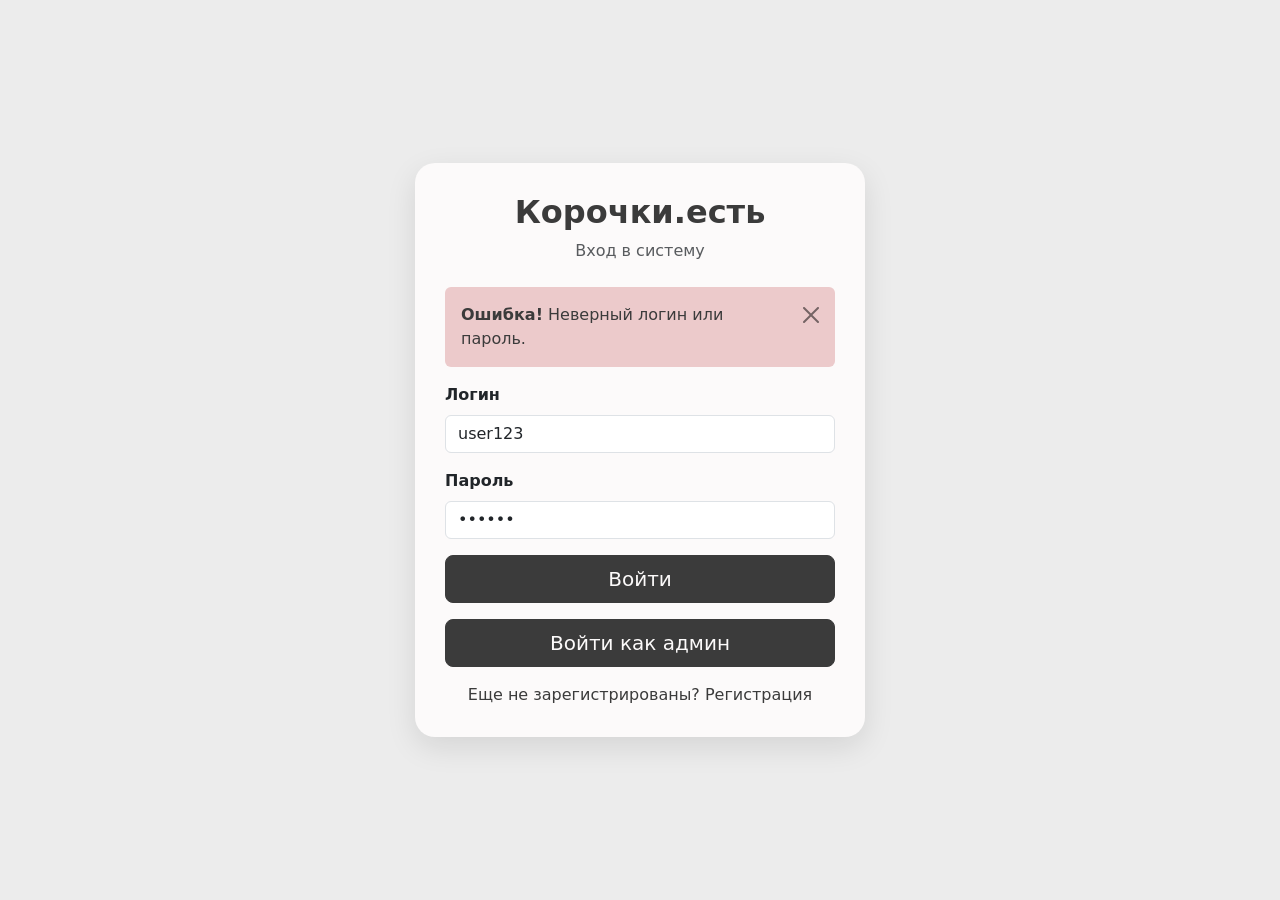
<file: index.html>
<!doctype html>
<html lang="ru">
<head>
    <meta charset="utf-8">
    <meta name="viewport" content="width=device-width, initial-scale=1, shrink-to-fit=no">
    <title>Вход — Корочки.есть</title>
    <link href="https://cdn.jsdelivr.net/npm/bootstrap@5.3.0-alpha1/dist/css/bootstrap.min.css" rel="stylesheet">
    <link href="css/styles.css" rel="stylesheet">
    <style>
        body {
            display: flex;
            align-items: center;
            justify-content: center;
        }
    </style>
</head>
<body>
    <div class="card-custom card-custom-center">
        <div class="text-center mb-4">
            <h2 class="fw-bold">Корочки.есть</h2>
            <p class="text-muted">Вход в систему</p>
        </div>

        <div class="alert alert-custom alert-dismissible fade show" role="alert">
            <strong>Ошибка!</strong> Неверный логин или пароль.
            <button type="button" class="btn-close" data-bs-dismiss="alert" aria-label="Close"></button>
        </div>

        <form>
            <div class="mb-3">
                <label for="loginInput" class="form-label fw-semibold">Логин</label>
                <input type="text" class="form-control" id="loginInput" placeholder="Введите ваш логин" value="user123">
            </div>
            <div class="mb-3">
                <label for="passwordInput" class="form-label fw-semibold">Пароль</label>
                <input type="password" class="form-control" id="passwordInput" placeholder="Введите пароль" value="123456">
            </div>
            <div class="d-grid gap-2 mb-3">
                <a href="profile.html" class="btn btn-primary-custom btn-lg">Войти</a>
            </div>
			
			 <div class="d-grid gap-2 mb-3">
                <a href="admin.html" class="btn btn-primary-custom btn-lg">Войти как админ</a>
            </div>
			
            <div class="text-center">
                <a href="register.html" class="link-custom">Еще не зарегистрированы? Регистрация</a>
            </div>
        </form>
    </div>

    <script src="https://cdn.jsdelivr.net/npm/bootstrap@5.3.0-alpha1/dist/js/bootstrap.bundle.min.js"></script>
</body>
</html>
</file>
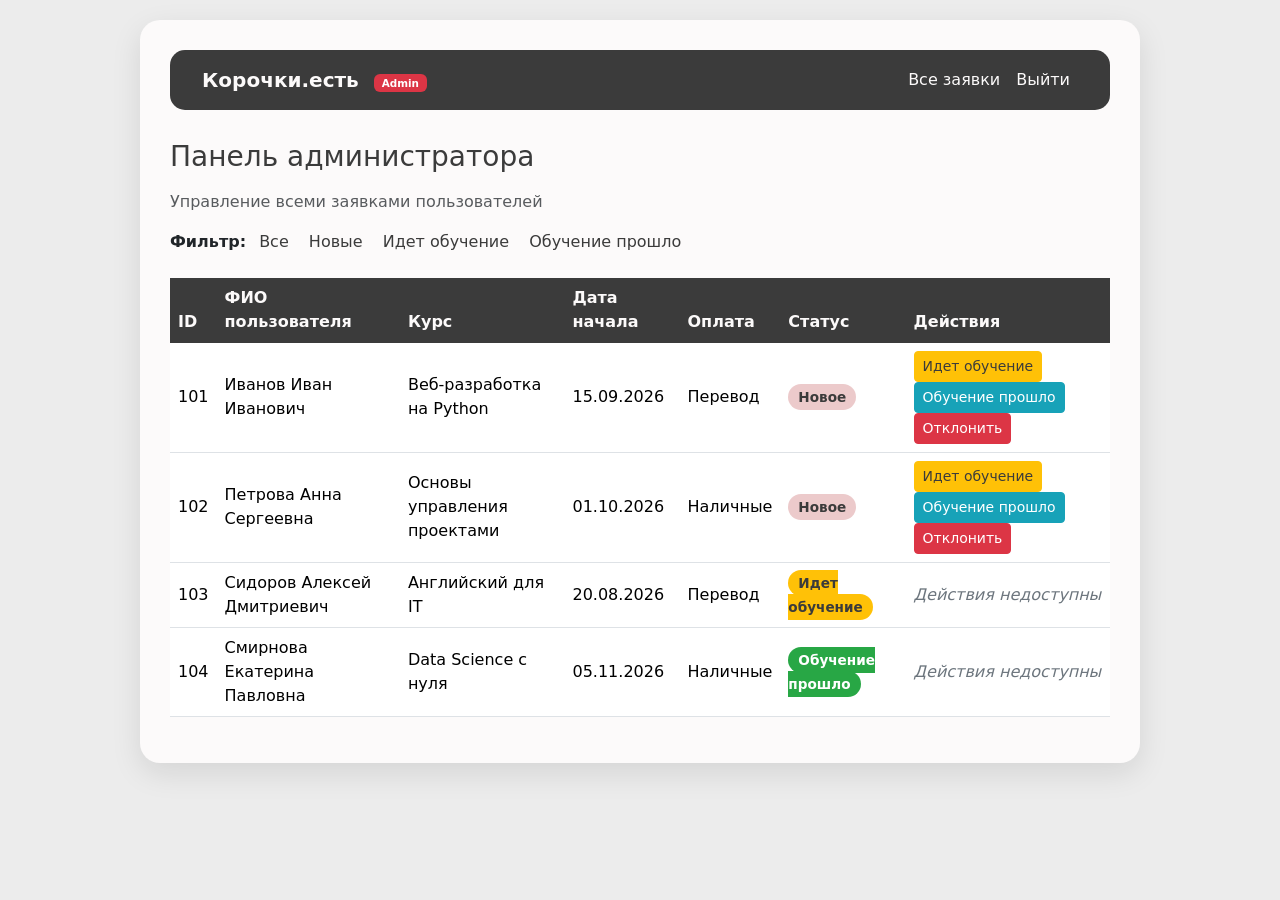
<file: admin.html>
<!doctype html>
<html lang="ru">
<head>
    <meta charset="utf-8">
    <meta name="viewport" content="width=device-width, initial-scale=1, shrink-to-fit=no">
    <title>Админ-панель — Корочки.есть</title>
    <link href="https://cdn.jsdelivr.net/npm/bootstrap@5.3.0-alpha1/dist/css/bootstrap.min.css" rel="stylesheet">
    <link rel="stylesheet" href="https://cdn.jsdelivr.net/npm/bootstrap-icons@1.11.3/font/bootstrap-icons.min.css">
    <link href="css/styles.css" rel="stylesheet">
</head>
<body>
    <div class="container-custom">
        <nav class="navbar navbar-expand-lg navbar-custom">
            <div class="container-fluid">
                <a class="navbar-brand fw-bold" href="#">
                    Корочки.есть 
                    <span class="badge bg-danger ms-2" style="font-size: 0.65rem; padding: 0.25rem 0.5rem;">Admin</span>
                </a>
                <button class="navbar-toggler" type="button" data-bs-toggle="collapse" data-bs-target="#navbarNav">
                    <span class="navbar-toggler-icon"></span>
                </button>
                <div class="collapse navbar-collapse" id="navbarNav">
                    <ul class="navbar-nav ms-auto">
                        <li class="nav-item">
                            <a class="nav-link active" aria-current="page" href="#">Все заявки</a>
                        </li>
                        <li class="nav-item">
                            <a class="nav-link" href="index.html">Выйти</a>
                        </li>
                    </ul>
                </div>
            </div>
        </nav>

        <h3 class="mb-3">Панель администратора</h3>
        <p class="text-muted">Управление всеми заявками пользователей</p>

        <div class="mb-4">
            <span class="fw-semibold me-2">Фильтр:</span>
            <a href="#" class="filter-link">Все</a>
            <a href="#" class="filter-link">Новые</a>
            <a href="#" class="filter-link">Идет обучение</a>
            <a href="#" class="filter-link">Обучение прошло</a>
        </div>

        <div class="table-responsive">
            <table class="table table-custom table-hover">
                <thead>
                    <tr>
                        <th>ID</th>
                        <th>ФИО пользователя</th>
                        <th>Курс</th>
                        <th>Дата начала</th>
                        <th>Оплата</th>
                        <th>Статус</th>
                        <th>Действия</th>
                    </tr>
                </thead>
                <tbody>
                    <tr>
                        <td>101</td>
                        <td>Иванов Иван Иванович</td>
                        <td>Веб-разработка на Python</td>
                        <td>15.09.2026</td>
                        <td>Перевод</td>
                        <td><span class="badge-status badge-new badge-status-sm">Новое</span></td>
                        <td>
                            <button class="btn btn-action-warning btn-sm me-1">Идет обучение</button>
                            <button class="btn btn-action-info btn-sm me-1">Обучение прошло</button>
                            <button class="btn btn-action-danger btn-sm">Отклонить</button>
                        </td>
                    </tr>
                    <tr>
                        <td>102</td>
                        <td>Петрова Анна Сергеевна</td>
                        <td>Основы управления проектами</td>
                        <td>01.10.2026</td>
                        <td>Наличные</td>
                        <td><span class="badge-status badge-new badge-status-sm">Новое</span></td>
                        <td>
                            <button class="btn btn-action-warning btn-sm me-1">Идет обучение</button>
                            <button class="btn btn-action-info btn-sm me-1">Обучение прошло</button>
                            <button class="btn btn-action-danger btn-sm">Отклонить</button>
                        </td>
                    </tr>
                    <tr>
                        <td>103</td>
                        <td>Сидоров Алексей Дмитриевич</td>
                        <td>Английский для IT</td>
                        <td>20.08.2026</td>
                        <td>Перевод</td>
                        <td><span class="badge-status badge-progress badge-status-sm">Идет обучение</span></td>
                        <td>
                            <span class="text-muted-italic">Действия недоступны</span>
                        </td>
                    </tr>
                    <tr>
                        <td>104</td>
                        <td>Смирнова Екатерина Павловна</td>
                        <td>Data Science с нуля</td>
                        <td>05.11.2026</td>
                        <td>Наличные</td>
                        <td><span class="badge-status badge-completed badge-status-sm">Обучение прошло</span></td>
                        <td>
                            <span class="text-muted-italic">Действия недоступны</span>
                        </td>
                    </tr>
                </tbody>
            </table>
        </div>
    </div>

    <script src="https://cdn.jsdelivr.net/npm/bootstrap@5.3.0-alpha1/dist/js/bootstrap.bundle.min.js"></script>
</body>
</html>
</file>
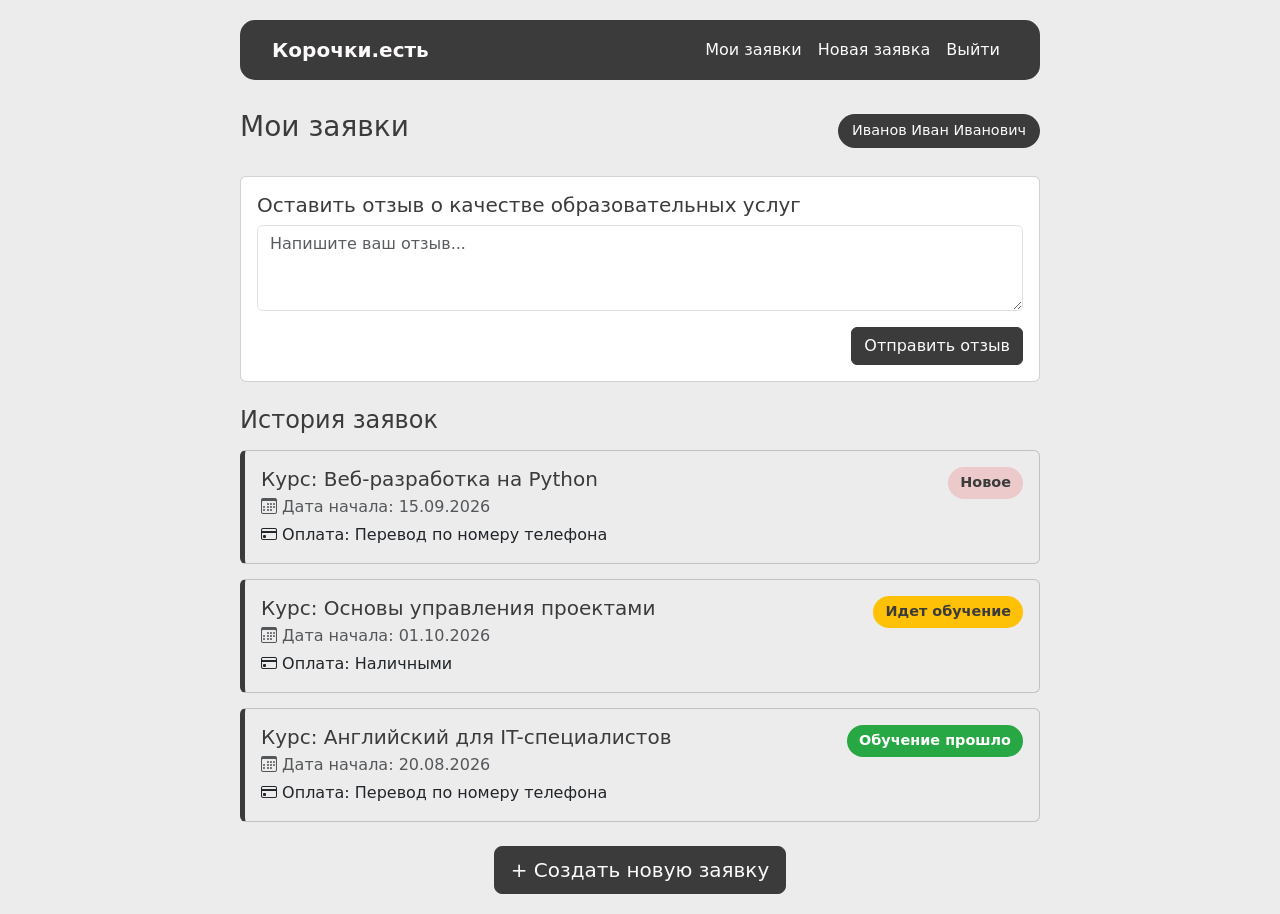
<file: profile.html>
<!doctype html>
<html lang="ru">
<head>
    <meta charset="utf-8">
    <meta name="viewport" content="width=device-width, initial-scale=1, shrink-to-fit=no">
    <title>Мои заявки — Корочки.есть</title>
    <link href="https://cdn.jsdelivr.net/npm/bootstrap@5.3.0-alpha1/dist/css/bootstrap.min.css" rel="stylesheet">
    <link rel="stylesheet" href="https://cdn.jsdelivr.net/npm/bootstrap-icons@1.11.3/font/bootstrap-icons.min.css">
    <link href="css/styles.css" rel="stylesheet">
</head>
<body>
    <div class="container-custom-profile">
        <nav class="navbar navbar-expand-lg navbar-custom">
            <div class="container-fluid">
                <a class="navbar-brand fw-bold" href="#">Корочки.есть</a>
                <button class="navbar-toggler" type="button" data-bs-toggle="collapse" data-bs-target="#navbarNav">
                    <span class="navbar-toggler-icon"></span>
                </button>
                <div class="collapse navbar-collapse" id="navbarNav">
                    <ul class="navbar-nav ms-auto">
                        <li class="nav-item">
                            <a class="nav-link active" aria-current="page" href="#">Мои заявки</a>
                        </li>
                        <li class="nav-item">
                            <a class="nav-link" href="zayaaa.html">Новая заявка</a>
                        </li>
                        <li class="nav-item">
                            <a class="nav-link" href="index.html">Выйти</a>
                        </li>
                    </ul>
                </div>
            </div>
        </nav>

        <div class="d-flex flex-wrap justify-content-between align-items-center mb-4">
            <h3>Мои заявки</h3>
            <span class="user-badge">Иванов Иван Иванович</span>
        </div>

        <div class="card p-3 mb-4">
            <h5>Оставить отзыв о качестве образовательных услуг</h5>
            <div class="mb-3">
                <textarea class="form-control" rows="3" placeholder="Напишите ваш отзыв..."></textarea>
            </div>
            <div class="d-grid gap-2 d-md-flex justify-content-md-end">
                <button class="btn btn-primary-custom">Отправить отзыв</button>
            </div>
        </div>

        <h4 class="mb-3">История заявок</h4>
        
        <div class="card card-request p-3">
            <div class="d-flex flex-wrap justify-content-between align-items-start">
                <div>
                    <h5 class="mb-1">Курс: Веб-разработка на Python</h5>
                    <p class="mb-1 text-muted"><i class="bi bi-calendar3"></i> Дата начала: 15.09.2026</p>
                    <p class="mb-0"><i class="bi bi-credit-card"></i> Оплата: Перевод по номеру телефона</p>
                </div>
                <span class="badge-status badge-new mt-2 mt-md-0">Новое</span>
            </div>
        </div>

        <div class="card card-request p-3">
            <div class="d-flex flex-wrap justify-content-between align-items-start">
                <div>
                    <h5 class="mb-1">Курс: Основы управления проектами</h5>
                    <p class="mb-1 text-muted"><i class="bi bi-calendar3"></i> Дата начала: 01.10.2026</p>
                    <p class="mb-0"><i class="bi bi-credit-card"></i> Оплата: Наличными</p>
                </div>
                <span class="badge-status badge-progress mt-2 mt-md-0">Идет обучение</span>
            </div>
        </div>

        <div class="card card-request p-3">
            <div class="d-flex flex-wrap justify-content-between align-items-start">
                <div>
                    <h5 class="mb-1">Курс: Английский для IT-специалистов</h5>
                    <p class="mb-1 text-muted"><i class="bi bi-calendar3"></i> Дата начала: 20.08.2026</p>
                    <p class="mb-0"><i class="bi bi-credit-card"></i> Оплата: Перевод по номеру телефона</p>
                </div>
                <span class="badge-status badge-completed mt-2 mt-md-0">Обучение прошло</span>
            </div>
        </div>

        <div class="text-center mt-4">
            <a href="zayaaa.html" class="btn btn-primary-custom btn-lg">+ Создать новую заявку</a>
        </div>
    </div>

    <script src="https://cdn.jsdelivr.net/npm/bootstrap@5.3.0-alpha1/dist/js/bootstrap.bundle.min.js"></script>
</body>
</html>
</file>
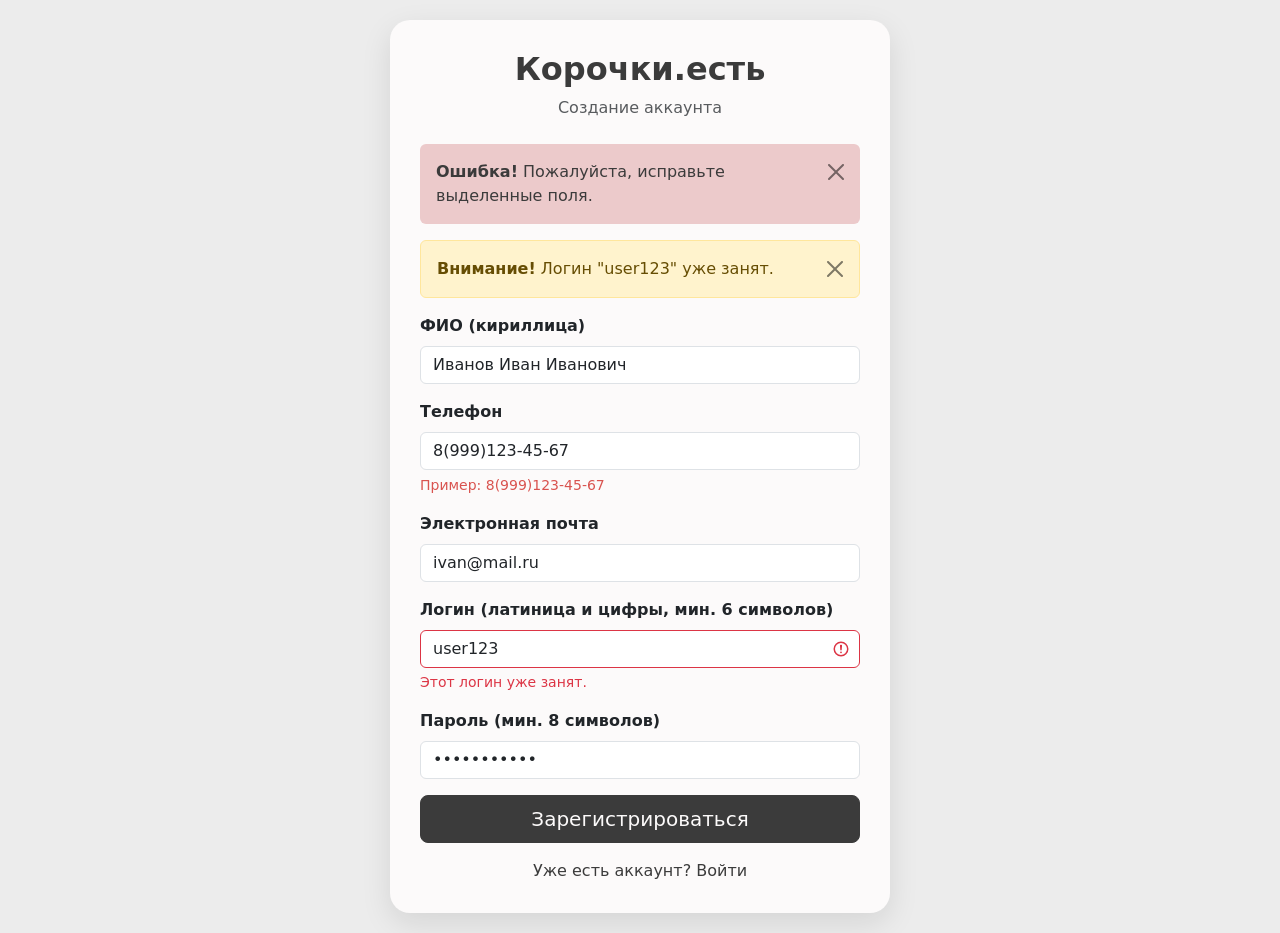
<file: register.html>
<!doctype html>
<html lang="ru">
<head>
    <meta charset="utf-8">
    <meta name="viewport" content="width=device-width, initial-scale=1, shrink-to-fit=no">
    <title>Регистрация — Корочки.есть</title>
    <link href="https://cdn.jsdelivr.net/npm/bootstrap@5.3.0-alpha1/dist/css/bootstrap.min.css" rel="stylesheet">
    <link href="css/styles.css" rel="stylesheet">
    <style>
        body {
            display: flex;
            align-items: center;
            justify-content: center;
        }
    </style>
</head>
<body>
    <div class="card-custom" style="max-width: 500px; width: 100%;">
        <div class="text-center mb-4">
            <h2 class="fw-bold">Корочки.есть</h2>
            <p class="text-muted">Создание аккаунта</p>
        </div>

        <div class="alert alert-custom alert-dismissible fade show" role="alert">
            <strong>Ошибка!</strong> Пожалуйста, исправьте выделенные поля.
            <button type="button" class="btn-close" data-bs-dismiss="alert" aria-label="Close"></button>
        </div>
        <div class="alert alert-warning alert-dismissible fade show" role="alert">
            <strong>Внимание!</strong> Логин "user123" уже занят.
            <button type="button" class="btn-close" data-bs-dismiss="alert" aria-label="Close"></button>
        </div>

        <form>
            <div class="mb-3">
                <label for="fioInput" class="form-label fw-semibold">ФИО (кириллица)</label>
                <input type="text" class="form-control" id="fioInput" placeholder="Иванов Иван Иванович" value="Иванов Иван Иванович">
            </div>
            <div class="mb-3">
                <label for="phoneInput" class="form-label fw-semibold">Телефон</label>
                <input type="tel" class="form-control" id="phoneInput" placeholder="8(XXX)XXX-XX-XX" value="8(999)123-45-67">
                <div class="text-muted-error">Пример: 8(999)123-45-67</div>
            </div>
            <div class="mb-3">
                <label for="emailInput" class="form-label fw-semibold">Электронная почта</label>
                <input type="email" class="form-control" id="emailInput" placeholder="example@mail.ru" value="ivan@mail.ru">
            </div>
            <div class="mb-3">
                <label for="loginInput" class="form-label fw-semibold">Логин (латиница и цифры, мин. 6 символов)</label>
                <input type="text" class="form-control is-invalid" id="loginInput" placeholder="user123" value="user123">
                <div class="invalid-feedback">Этот логин уже занят.</div>
            </div>
            <div class="mb-3">
                <label for="passwordInput" class="form-label fw-semibold">Пароль (мин. 8 символов)</label>
                <input type="password" class="form-control" id="passwordInput" placeholder="Введите пароль" value="password123">
            </div>
            <div class="d-grid gap-2 mb-3">
                <a href="index.html" class="btn btn-primary-custom btn-lg">Зарегистрироваться</a>
            </div>
            <div class="text-center">
                <a href="index.html" class="link-custom">Уже есть аккаунт? Войти</a>
            </div>
        </form>
    </div>

    <script src="https://cdn.jsdelivr.net/npm/bootstrap@5.3.0-alpha1/dist/js/bootstrap.bundle.min.js"></script>
</body>
</html>
</file>
<file: css/styles.css>
body {
    background-color: #ECECEC;
    min-height: 100vh;
    padding: 20px 0;
}

.card-custom {
    background-color: #FCFAFA;
    border-radius: 20px;
    box-shadow: 0 10px 30px rgba(0, 0, 0, 0.1);
    padding: 30px;
    width: 100%;
}

.card-custom-center {
    max-width: 450px;
    margin: 0 auto;
}

.card-custom-wide {
    max-width: 1000px;
    margin: 0 auto;
}

.card-custom-medium {
    max-width: 800px;
    margin: 0 auto;
}

.container-custom {
    max-width: 1000px;
    margin: 0 auto;
    background-color: #FCFAFA;
    border-radius: 20px;
    padding: 30px;
    box-shadow: 0 10px 30px rgba(0, 0, 0, 0.1);
}

.container-custom-profile {
    max-width: 800px;
    margin: 0 auto;
}

.navbar-custom {
    background-color: #3B3B3B !important;
    border-radius: 15px;
    margin-bottom: 30px;
    padding: 10px 20px;
}

.navbar-custom .navbar-brand,
.navbar-custom .nav-link {
    color: #FCFAFA !important;
}

.navbar-custom .nav-link:hover {
    color: #ECCACB !important;
}

.navbar-custom .navbar-brand .badge-admin {
    background-color: #dc3545;
    font-size: 0.65rem;
    padding: 0.25rem 0.5rem;
    border-radius: 10px;
    margin-left: 8px;
}

.btn-primary-custom {
    background-color: #3B3B3B;
    border-color: #3B3B3B;
    color: #FCFAFA;
}

.btn-primary-custom:hover {
    background-color: #ECCACB;
    border-color: #ECCACB;
    color: #3B3B3B;
}

.btn-outline-custom {
    color: #3B3B3B;
    border-color: #3B3B3B;
}

.btn-outline-custom:hover {
    background-color: #ECCACB;
    border-color: #ECCACB;
    color: #3B3B3B;
}

.btn-action-success {
    background-color: #28a745;
    border-color: #28a745;
    color: #fff;
}

.btn-action-success:hover {
    background-color: #218838;
    border-color: #1e7e34;
    color: #fff;
}

.btn-action-danger {
    background-color: #dc3545;
    border-color: #dc3545;
    color: #fff;
}

.btn-action-danger:hover {
    background-color: #c82333;
    border-color: #bd2130;
    color: #fff;
}

.btn-action-warning {
    background-color: #ffc107;
    border-color: #ffc107;
    color: #3B3B3B;
}

.btn-action-warning:hover {
    background-color: #e0a800;
    border-color: #d39e00;
    color: #3B3B3B;
}

.btn-action-info {
    background-color: #17a2b8;
    border-color: #17a2b8;
    color: #fff;
}

.btn-action-info:hover {
    background-color: #138496;
    border-color: #117a8b;
    color: #fff;
}

.link-custom {
    color: #3B3B3B;
    font-weight: 500;
    text-decoration: none;
}

.link-custom:hover {
    color: #ECCACB;
    text-decoration: underline;
}

.filter-link {
    color: #3B3B3B;
    text-decoration: none;
    margin-right: 15px;
    font-weight: 500;
}

.filter-link:hover {
    color: #ECCACB;
    text-decoration: underline;
}

h1, h2, h3, h4, h5, h6 {
    color: #3B3B3B;
}

.form-control:focus,
.form-select:focus {
    border-color: #ECCACB;
    box-shadow: 0 0 0 0.25rem rgba(236, 202, 203, 0.4);
}

.form-check-input:checked {
    background-color: #3B3B3B;
    border-color: #3B3B3B;
}

.text-muted-error {
    color: #d9534f;
    font-size: 0.875rem;
    margin-top: 5px;
}

.alert-custom {
    background-color: #ECCACB;
    color: #3B3B3B;
    border: none;
}

.badge-status {
    font-size: 0.9rem;
    padding: 5px 12px;
    border-radius: 20px;
    font-weight: 600;
}

.badge-new {
    background-color: #ECCACB;
    color: #3B3B3B;
}

.badge-progress {
    background-color: #ffc107;
    color: #3B3B3B;
}

.badge-completed {
    background-color: #28a745;
    color: #fff;
}

.badge-decline {
    background-color: #dc3545;
    color: #fff;
}

.badge-status-sm {
    font-size: 0.85rem;
    padding: 5px 10px;
}

.card-request {
    border-left: 5px solid #3B3B3B;
    margin-bottom: 15px;
    background-color: #ECECEC;
}

.card-request:hover {
    transform: translateX(5px);
    box-shadow: 0 4px 12px rgba(0, 0, 0, 0.1);
}

.table-custom {
    background-color: #FCFAFA;
}

.table-custom thead th {
    background-color: #3B3B3B;
    color: #FCFAFA;
    border-color: #3B3B3B;
}

.table-custom tbody td {
    vertical-align: middle;
}

.user-badge {
    background-color: #3B3B3B;
    color: #FCFAFA;
    padding: 6px 14px;
    border-radius: 20px;
    font-size: 0.9rem;
}

.text-muted-italic {
    color: #6c757d;
    font-style: italic;
}

.card-custom,
.card-custom-center,
.card-custom-wide,
.card-custom-medium,
.container-custom,
.container-custom-profile {
    animation: fadeInUp 0.5s ease-out;
}

@keyframes fadeInUp {
    from {
        opacity: 0;
        transform: translateY(20px);
    }
    to {
        opacity: 1;
        transform: translateY(0);
    }
}

@media (max-width: 576px) {
    .card-custom,
    .card-custom-center,
    .card-custom-wide,
    .card-custom-medium,
    .container-custom,
    .container-custom-profile {
        padding: 20px 15px;
        border-radius: 15px;
    }
    
    .navbar-custom {
        border-radius: 10px;
        padding: 8px 12px;
    }
    
    .table-custom {
        font-size: 0.85rem;
    }
    
    .badge-status {
        font-size: 0.75rem;
        padding: 4px 8px;
    }
    
    .btn-lg {
        font-size: 1rem;
    }
}
</file>
